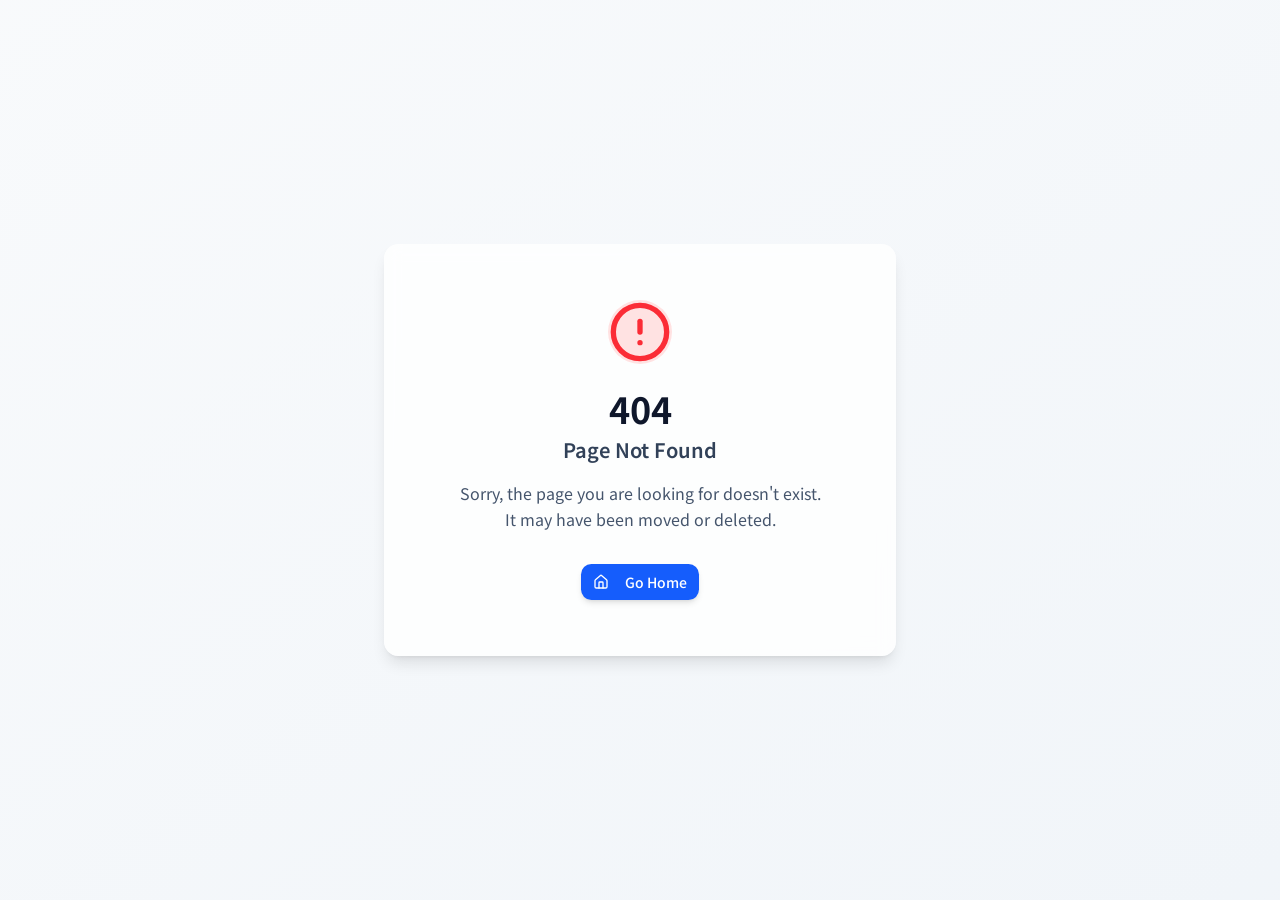
<file: index-standalone.html>
<!doctype html>
<html lang="ja">
  <head>
    <meta charset="UTF-8" />
    <meta
      name="viewport"
      content="width=device-width, initial-scale=1.0, maximum-scale=1" />
    <title>Write Step - Webライター講座申込LP</title>
    <link rel="preconnect" href="https://fonts.googleapis.com" />
    <link rel="preconnect" href="https://fonts.gstatic.com" crossorigin />
    <link href="https://fonts.googleapis.com/css2?family=Noto+Sans+JP:wght@400;500;600;700&display=swap" rel="stylesheet" />
    <script type="module" crossorigin src="./assets/index-Bb9Wbjip.js"></script>
    <link rel="stylesheet" crossorigin href="./assets/index-CZKIK7O9.css">
  </head>

  <body>
    <div id="root"></div>
  </body>

</html>
</file>
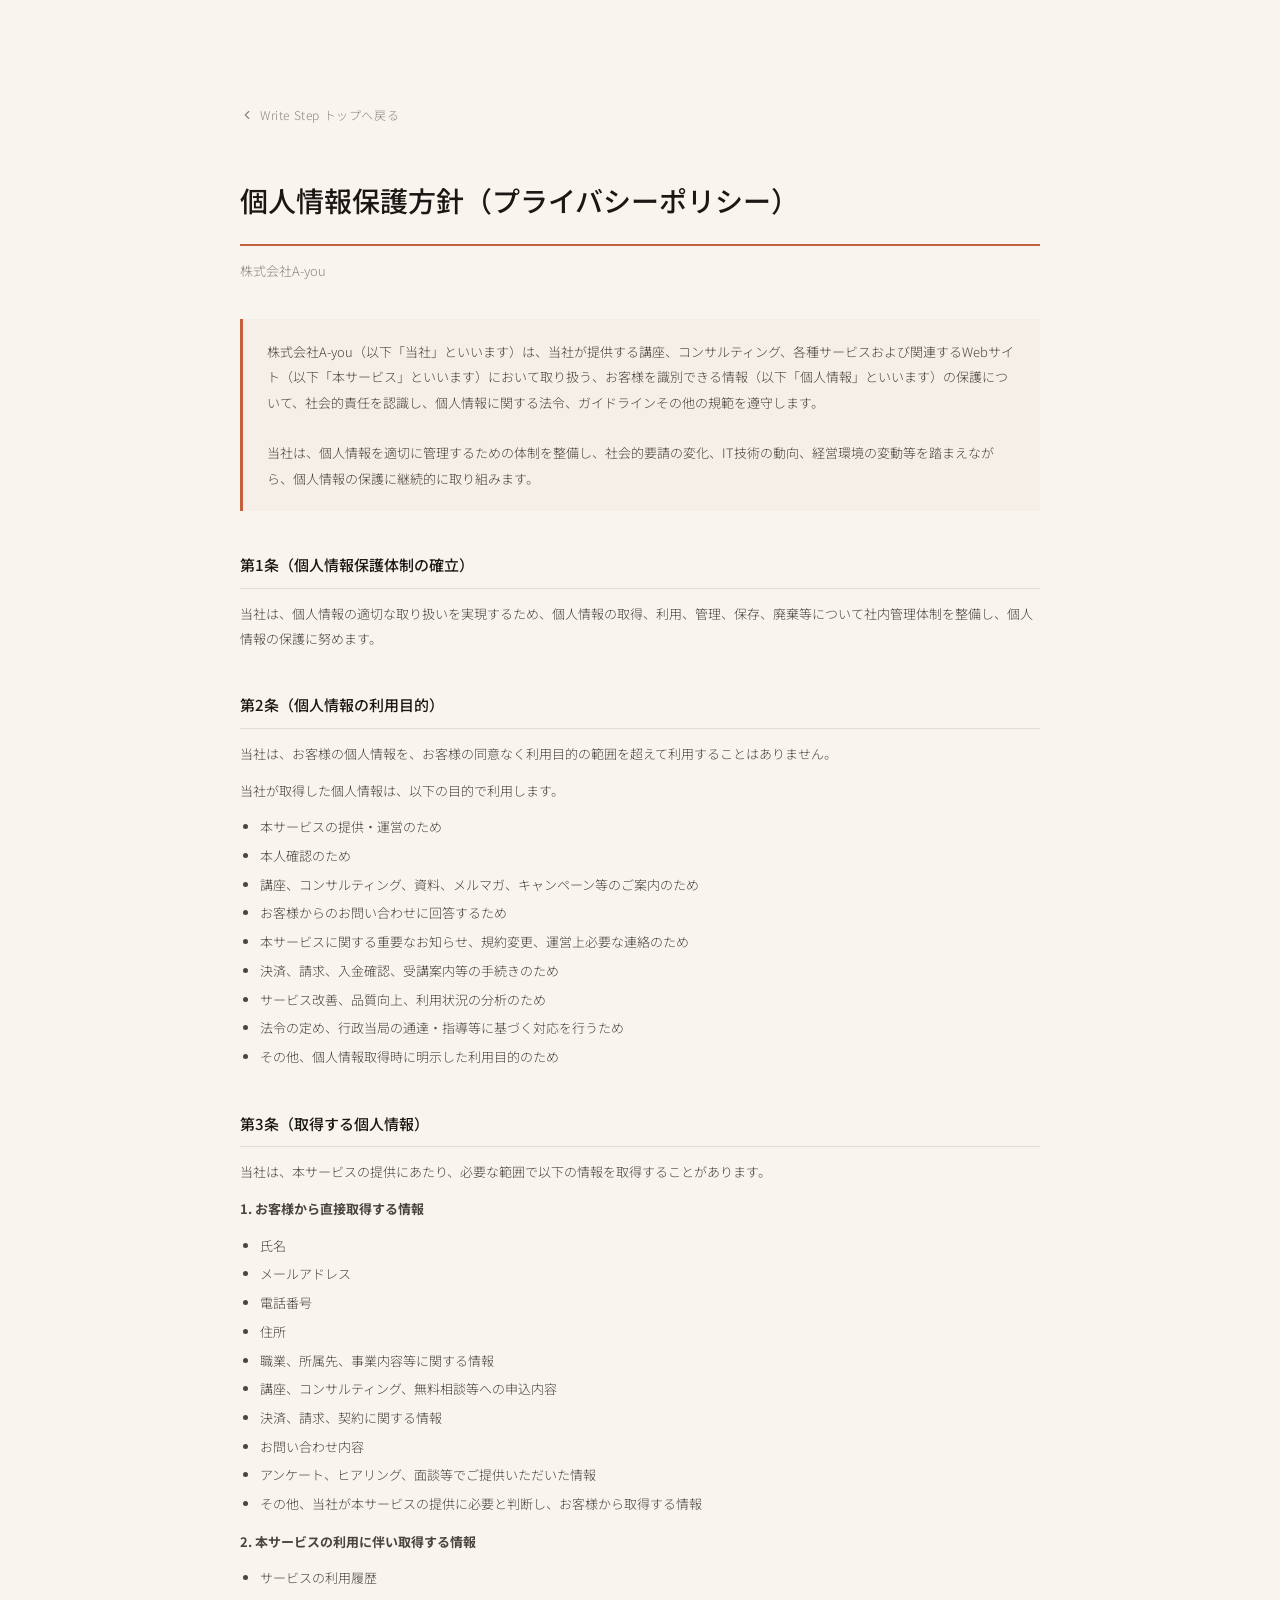
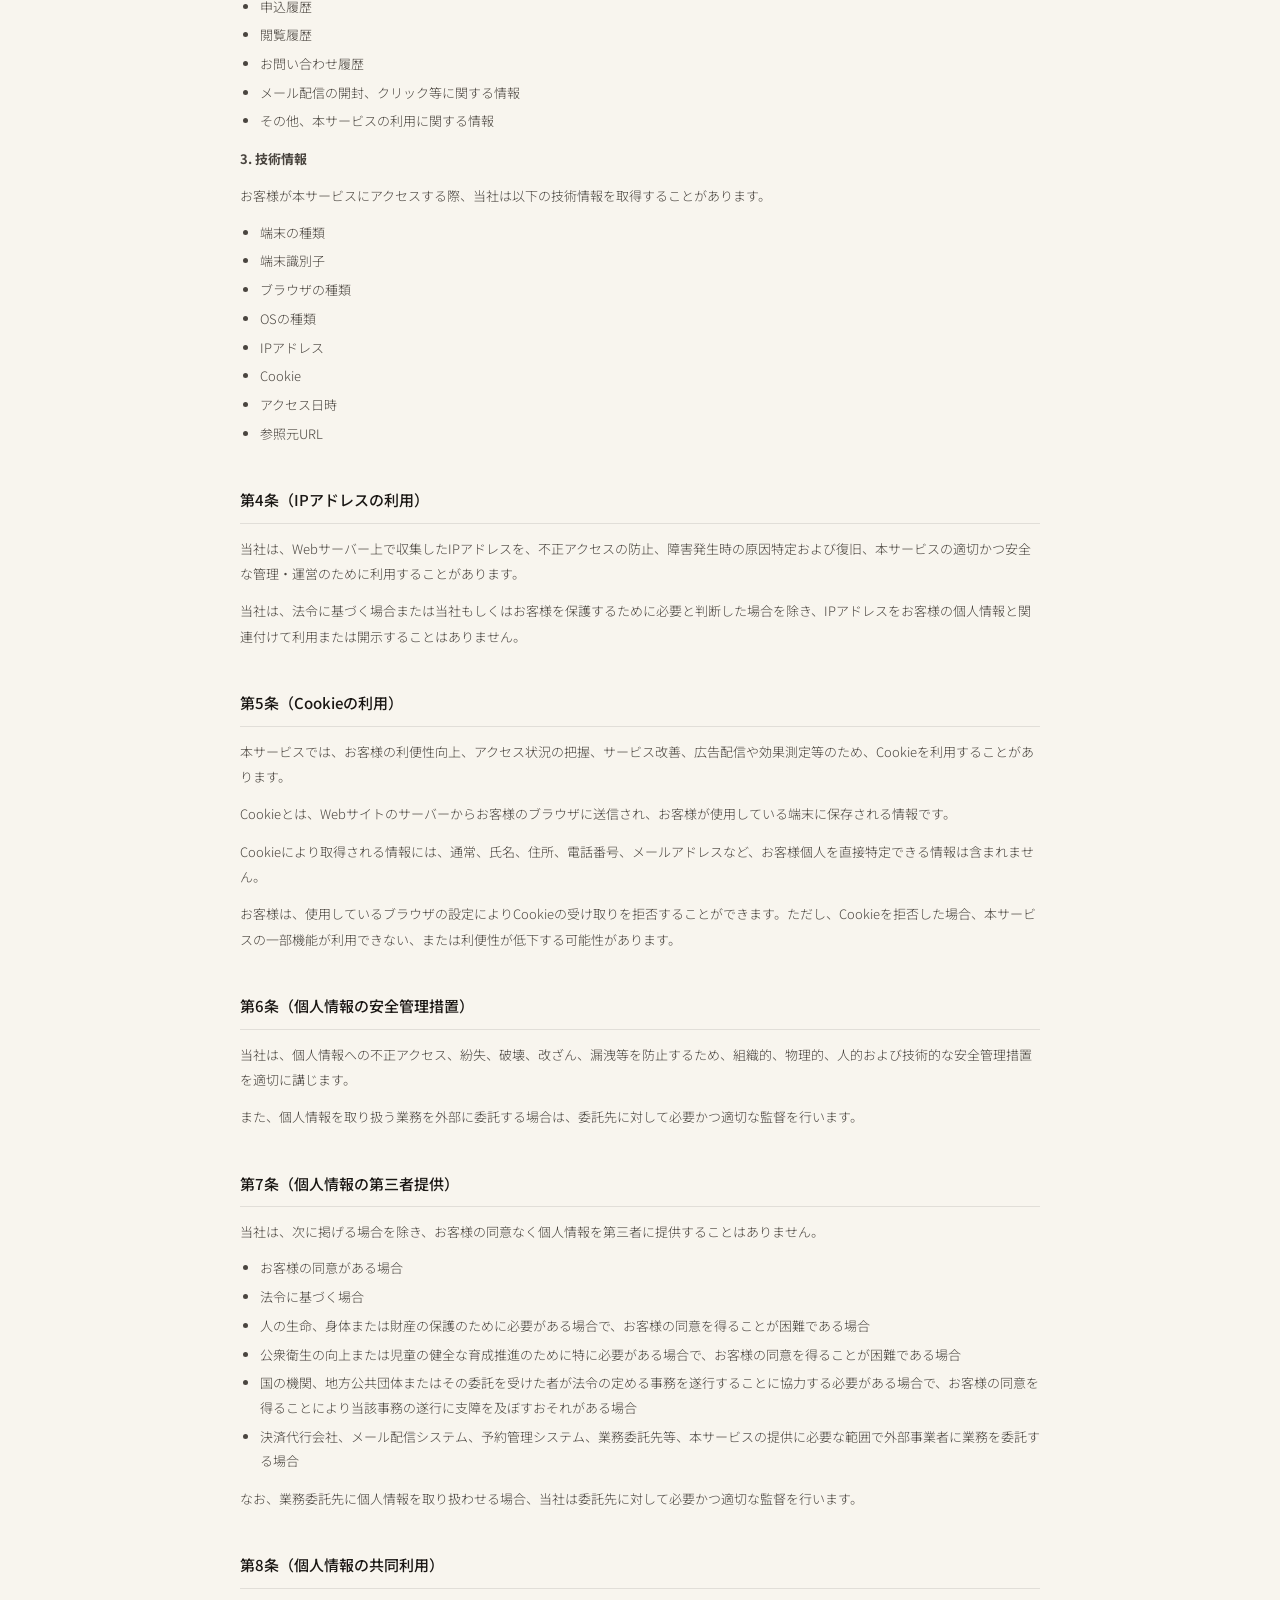
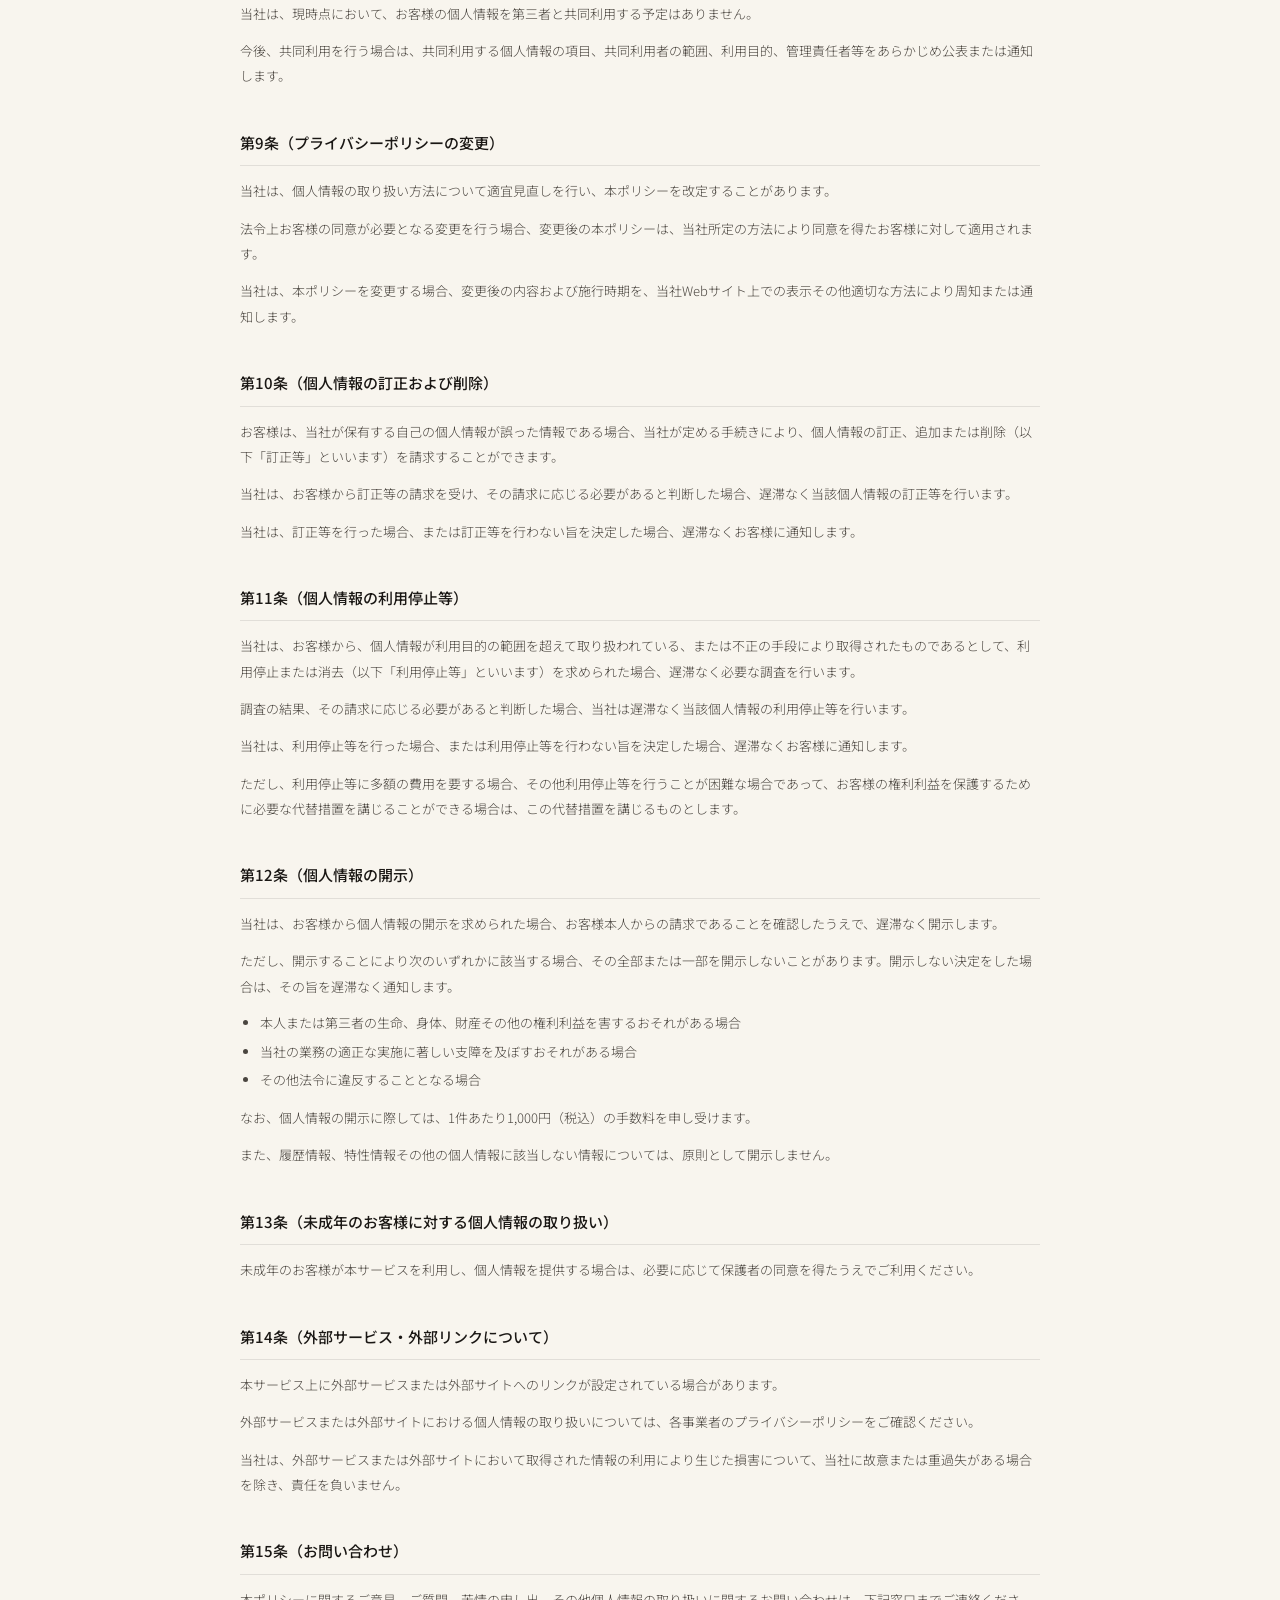
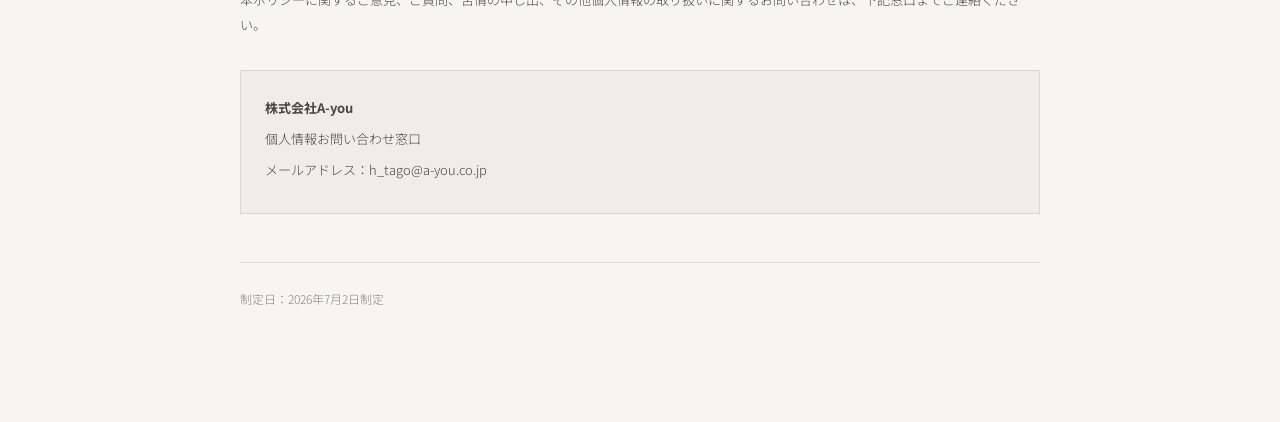
<file: privacy.html>
<!doctype html>
<html lang="ja">
<head>
  <meta charset="UTF-8" />
  <meta name="viewport" content="width=device-width, initial-scale=1.0" />
  <meta name="robots" content="noindex, nofollow" />
  <title>プライバシーポリシー｜Write Step</title>
  <link rel="preconnect" href="https://fonts.googleapis.com" />
  <link rel="preconnect" href="https://fonts.gstatic.com" crossorigin />
  <link href="https://fonts.googleapis.com/css2?family=Noto+Sans+JP:wght@300;400;500&display=swap" rel="stylesheet" />
  <style>
    *, *::before, *::after { box-sizing: border-box; margin: 0; padding: 0; }
    :root {
      --cream: #F8F5EE;
      --ink: #1A1714;
      --ink-light: #4A453F;
      --terra: #C4603C;
      --muted: #8A8480;
      --border: rgba(26,23,20,.10);
      --f: 'Noto Sans JP', sans-serif;
    }
    body {
      font-family: var(--f);
      background: var(--cream);
      color: var(--ink);
      line-height: 1.9;
      padding: clamp(60px,8vw,100px) clamp(20px,5vw,60px);
    }
    .container { max-width: 800px; margin: 0 auto; }
    .back {
      display: inline-flex;
      align-items: center;
      gap: 6px;
      font-size: 12px;
      font-weight: 300;
      color: var(--muted);
      text-decoration: none;
      letter-spacing: .05em;
      margin-bottom: 48px;
      transition: color .2s;
    }
    .back:hover { color: var(--terra); }
    .back svg { width: 14px; height: 14px; stroke: currentColor; fill: none; stroke-width: 2; stroke-linecap: round; stroke-linejoin: round; }
    h1 {
      font-size: clamp(20px,3vw,28px);
      font-weight: 500;
      border-bottom: 2px solid var(--terra);
      padding-bottom: 16px;
      margin-bottom: 12px;
    }
    .company-name {
      font-size: 13px;
      font-weight: 300;
      color: var(--muted);
      margin-bottom: 36px;
    }
    .intro {
      font-size: 13px;
      font-weight: 300;
      color: var(--ink-light);
      line-height: 1.95;
      margin-bottom: 36px;
      padding: 20px 24px;
      border-left: 3px solid var(--terra);
      background: rgba(196,96,60,.04);
    }
    h2 {
      font-size: 15px;
      font-weight: 500;
      color: var(--ink);
      margin: 40px 0 12px;
      padding-bottom: 8px;
      border-bottom: 1px solid var(--border);
    }
    p {
      font-size: 13px;
      font-weight: 300;
      color: var(--ink-light);
      line-height: 1.95;
      margin-bottom: 12px;
    }
    ul, ol {
      margin: 8px 0 12px 20px;
    }
    li {
      font-size: 13px;
      font-weight: 300;
      color: var(--ink-light);
      line-height: 1.9;
      margin-bottom: 4px;
    }
    .contact-box {
      margin-top: 32px;
      padding: 24px;
      background: rgba(26,23,20,.03);
      border: 1px solid var(--border);
    }
    .contact-box p { margin-bottom: 6px; }
    .enacted {
      margin-top: 48px;
      padding-top: 24px;
      border-top: 1px solid var(--border);
      font-size: 12px;
      font-weight: 300;
      color: var(--muted);
    }
  </style>
</head>
<body>
  <div class="container">
    <a href="index.html" class="back">
      <svg viewBox="0 0 24 24"><polyline points="15 18 9 12 15 6"/></svg>
      Write Step トップへ戻る
    </a>

    <h1>個人情報保護方針（プライバシーポリシー）</h1>
    <p class="company-name">株式会社A-you</p>

    <div class="intro">
      株式会社A-you（以下「当社」といいます）は、当社が提供する講座、コンサルティング、各種サービスおよび関連するWebサイト（以下「本サービス」といいます）において取り扱う、お客様を識別できる情報（以下「個人情報」といいます）の保護について、社会的責任を認識し、個人情報に関する法令、ガイドラインその他の規範を遵守します。<br><br>
      当社は、個人情報を適切に管理するための体制を整備し、社会的要請の変化、IT技術の動向、経営環境の変動等を踏まえながら、個人情報の保護に継続的に取り組みます。
    </div>

    <h2>第1条（個人情報保護体制の確立）</h2>
    <p>当社は、個人情報の適切な取り扱いを実現するため、個人情報の取得、利用、管理、保存、廃棄等について社内管理体制を整備し、個人情報の保護に努めます。</p>

    <h2>第2条（個人情報の利用目的）</h2>
    <p>当社は、お客様の個人情報を、お客様の同意なく利用目的の範囲を超えて利用することはありません。</p>
    <p>当社が取得した個人情報は、以下の目的で利用します。</p>
    <ul>
      <li>本サービスの提供・運営のため</li>
      <li>本人確認のため</li>
      <li>講座、コンサルティング、資料、メルマガ、キャンペーン等のご案内のため</li>
      <li>お客様からのお問い合わせに回答するため</li>
      <li>本サービスに関する重要なお知らせ、規約変更、運営上必要な連絡のため</li>
      <li>決済、請求、入金確認、受講案内等の手続きのため</li>
      <li>サービス改善、品質向上、利用状況の分析のため</li>
      <li>法令の定め、行政当局の通達・指導等に基づく対応を行うため</li>
      <li>その他、個人情報取得時に明示した利用目的のため</li>
    </ul>

    <h2>第3条（取得する個人情報）</h2>
    <p>当社は、本サービスの提供にあたり、必要な範囲で以下の情報を取得することがあります。</p>
    <p><strong>1. お客様から直接取得する情報</strong></p>
    <ul>
      <li>氏名</li>
      <li>メールアドレス</li>
      <li>電話番号</li>
      <li>住所</li>
      <li>職業、所属先、事業内容等に関する情報</li>
      <li>講座、コンサルティング、無料相談等への申込内容</li>
      <li>決済、請求、契約に関する情報</li>
      <li>お問い合わせ内容</li>
      <li>アンケート、ヒアリング、面談等でご提供いただいた情報</li>
      <li>その他、当社が本サービスの提供に必要と判断し、お客様から取得する情報</li>
    </ul>
    <p><strong>2. 本サービスの利用に伴い取得する情報</strong></p>
    <ul>
      <li>サービスの利用履歴</li>
      <li>申込履歴</li>
      <li>閲覧履歴</li>
      <li>お問い合わせ履歴</li>
      <li>メール配信の開封、クリック等に関する情報</li>
      <li>その他、本サービスの利用に関する情報</li>
    </ul>
    <p><strong>3. 技術情報</strong></p>
    <p>お客様が本サービスにアクセスする際、当社は以下の技術情報を取得することがあります。</p>
    <ul>
      <li>端末の種類</li>
      <li>端末識別子</li>
      <li>ブラウザの種類</li>
      <li>OSの種類</li>
      <li>IPアドレス</li>
      <li>Cookie</li>
      <li>アクセス日時</li>
      <li>参照元URL</li>
    </ul>

    <h2>第4条（IPアドレスの利用）</h2>
    <p>当社は、Webサーバー上で収集したIPアドレスを、不正アクセスの防止、障害発生時の原因特定および復旧、本サービスの適切かつ安全な管理・運営のために利用することがあります。</p>
    <p>当社は、法令に基づく場合または当社もしくはお客様を保護するために必要と判断した場合を除き、IPアドレスをお客様の個人情報と関連付けて利用または開示することはありません。</p>

    <h2>第5条（Cookieの利用）</h2>
    <p>本サービスでは、お客様の利便性向上、アクセス状況の把握、サービス改善、広告配信や効果測定等のため、Cookieを利用することがあります。</p>
    <p>Cookieとは、Webサイトのサーバーからお客様のブラウザに送信され、お客様が使用している端末に保存される情報です。</p>
    <p>Cookieにより取得される情報には、通常、氏名、住所、電話番号、メールアドレスなど、お客様個人を直接特定できる情報は含まれません。</p>
    <p>お客様は、使用しているブラウザの設定によりCookieの受け取りを拒否することができます。ただし、Cookieを拒否した場合、本サービスの一部機能が利用できない、または利便性が低下する可能性があります。</p>

    <h2>第6条（個人情報の安全管理措置）</h2>
    <p>当社は、個人情報への不正アクセス、紛失、破壊、改ざん、漏洩等を防止するため、組織的、物理的、人的および技術的な安全管理措置を適切に講じます。</p>
    <p>また、個人情報を取り扱う業務を外部に委託する場合は、委託先に対して必要かつ適切な監督を行います。</p>

    <h2>第7条（個人情報の第三者提供）</h2>
    <p>当社は、次に掲げる場合を除き、お客様の同意なく個人情報を第三者に提供することはありません。</p>
    <ul>
      <li>お客様の同意がある場合</li>
      <li>法令に基づく場合</li>
      <li>人の生命、身体または財産の保護のために必要がある場合で、お客様の同意を得ることが困難である場合</li>
      <li>公衆衛生の向上または児童の健全な育成推進のために特に必要がある場合で、お客様の同意を得ることが困難である場合</li>
      <li>国の機関、地方公共団体またはその委託を受けた者が法令の定める事務を遂行することに協力する必要がある場合で、お客様の同意を得ることにより当該事務の遂行に支障を及ぼすおそれがある場合</li>
      <li>決済代行会社、メール配信システム、予約管理システム、業務委託先等、本サービスの提供に必要な範囲で外部事業者に業務を委託する場合</li>
    </ul>
    <p>なお、業務委託先に個人情報を取り扱わせる場合、当社は委託先に対して必要かつ適切な監督を行います。</p>

    <h2>第8条（個人情報の共同利用）</h2>
    <p>当社は、現時点において、お客様の個人情報を第三者と共同利用する予定はありません。</p>
    <p>今後、共同利用を行う場合は、共同利用する個人情報の項目、共同利用者の範囲、利用目的、管理責任者等をあらかじめ公表または通知します。</p>

    <h2>第9条（プライバシーポリシーの変更）</h2>
    <p>当社は、個人情報の取り扱い方法について適宜見直しを行い、本ポリシーを改定することがあります。</p>
    <p>法令上お客様の同意が必要となる変更を行う場合、変更後の本ポリシーは、当社所定の方法により同意を得たお客様に対して適用されます。</p>
    <p>当社は、本ポリシーを変更する場合、変更後の内容および施行時期を、当社Webサイト上での表示その他適切な方法により周知または通知します。</p>

    <h2>第10条（個人情報の訂正および削除）</h2>
    <p>お客様は、当社が保有する自己の個人情報が誤った情報である場合、当社が定める手続きにより、個人情報の訂正、追加または削除（以下「訂正等」といいます）を請求することができます。</p>
    <p>当社は、お客様から訂正等の請求を受け、その請求に応じる必要があると判断した場合、遅滞なく当該個人情報の訂正等を行います。</p>
    <p>当社は、訂正等を行った場合、または訂正等を行わない旨を決定した場合、遅滞なくお客様に通知します。</p>

    <h2>第11条（個人情報の利用停止等）</h2>
    <p>当社は、お客様から、個人情報が利用目的の範囲を超えて取り扱われている、または不正の手段により取得されたものであるとして、利用停止または消去（以下「利用停止等」といいます）を求められた場合、遅滞なく必要な調査を行います。</p>
    <p>調査の結果、その請求に応じる必要があると判断した場合、当社は遅滞なく当該個人情報の利用停止等を行います。</p>
    <p>当社は、利用停止等を行った場合、または利用停止等を行わない旨を決定した場合、遅滞なくお客様に通知します。</p>
    <p>ただし、利用停止等に多額の費用を要する場合、その他利用停止等を行うことが困難な場合であって、お客様の権利利益を保護するために必要な代替措置を講じることができる場合は、この代替措置を講じるものとします。</p>

    <h2>第12条（個人情報の開示）</h2>
    <p>当社は、お客様から個人情報の開示を求められた場合、お客様本人からの請求であることを確認したうえで、遅滞なく開示します。</p>
    <p>ただし、開示することにより次のいずれかに該当する場合、その全部または一部を開示しないことがあります。開示しない決定をした場合は、その旨を遅滞なく通知します。</p>
    <ul>
      <li>本人または第三者の生命、身体、財産その他の権利利益を害するおそれがある場合</li>
      <li>当社の業務の適正な実施に著しい支障を及ぼすおそれがある場合</li>
      <li>その他法令に違反することとなる場合</li>
    </ul>
    <p>なお、個人情報の開示に際しては、1件あたり1,000円（税込）の手数料を申し受けます。</p>
    <p>また、履歴情報、特性情報その他の個人情報に該当しない情報については、原則として開示しません。</p>

    <h2>第13条（未成年のお客様に対する個人情報の取り扱い）</h2>
    <p>未成年のお客様が本サービスを利用し、個人情報を提供する場合は、必要に応じて保護者の同意を得たうえでご利用ください。</p>

    <h2>第14条（外部サービス・外部リンクについて）</h2>
    <p>本サービス上に外部サービスまたは外部サイトへのリンクが設定されている場合があります。</p>
    <p>外部サービスまたは外部サイトにおける個人情報の取り扱いについては、各事業者のプライバシーポリシーをご確認ください。</p>
    <p>当社は、外部サービスまたは外部サイトにおいて取得された情報の利用により生じた損害について、当社に故意または重過失がある場合を除き、責任を負いません。</p>

    <h2>第15条（お問い合わせ）</h2>
    <p>本ポリシーに関するご意見、ご質問、苦情の申し出、その他個人情報の取り扱いに関するお問い合わせは、下記窓口までご連絡ください。</p>
    <div class="contact-box">
      <p><strong>株式会社A-you</strong></p>
      <p>個人情報お問い合わせ窓口</p>
      <p>メールアドレス：h_tago@a-you.co.jp</p>
    </div>

    <p class="enacted">制定日：2026年7月2日制定</p>
  </div>
</body>
</html>
</file>
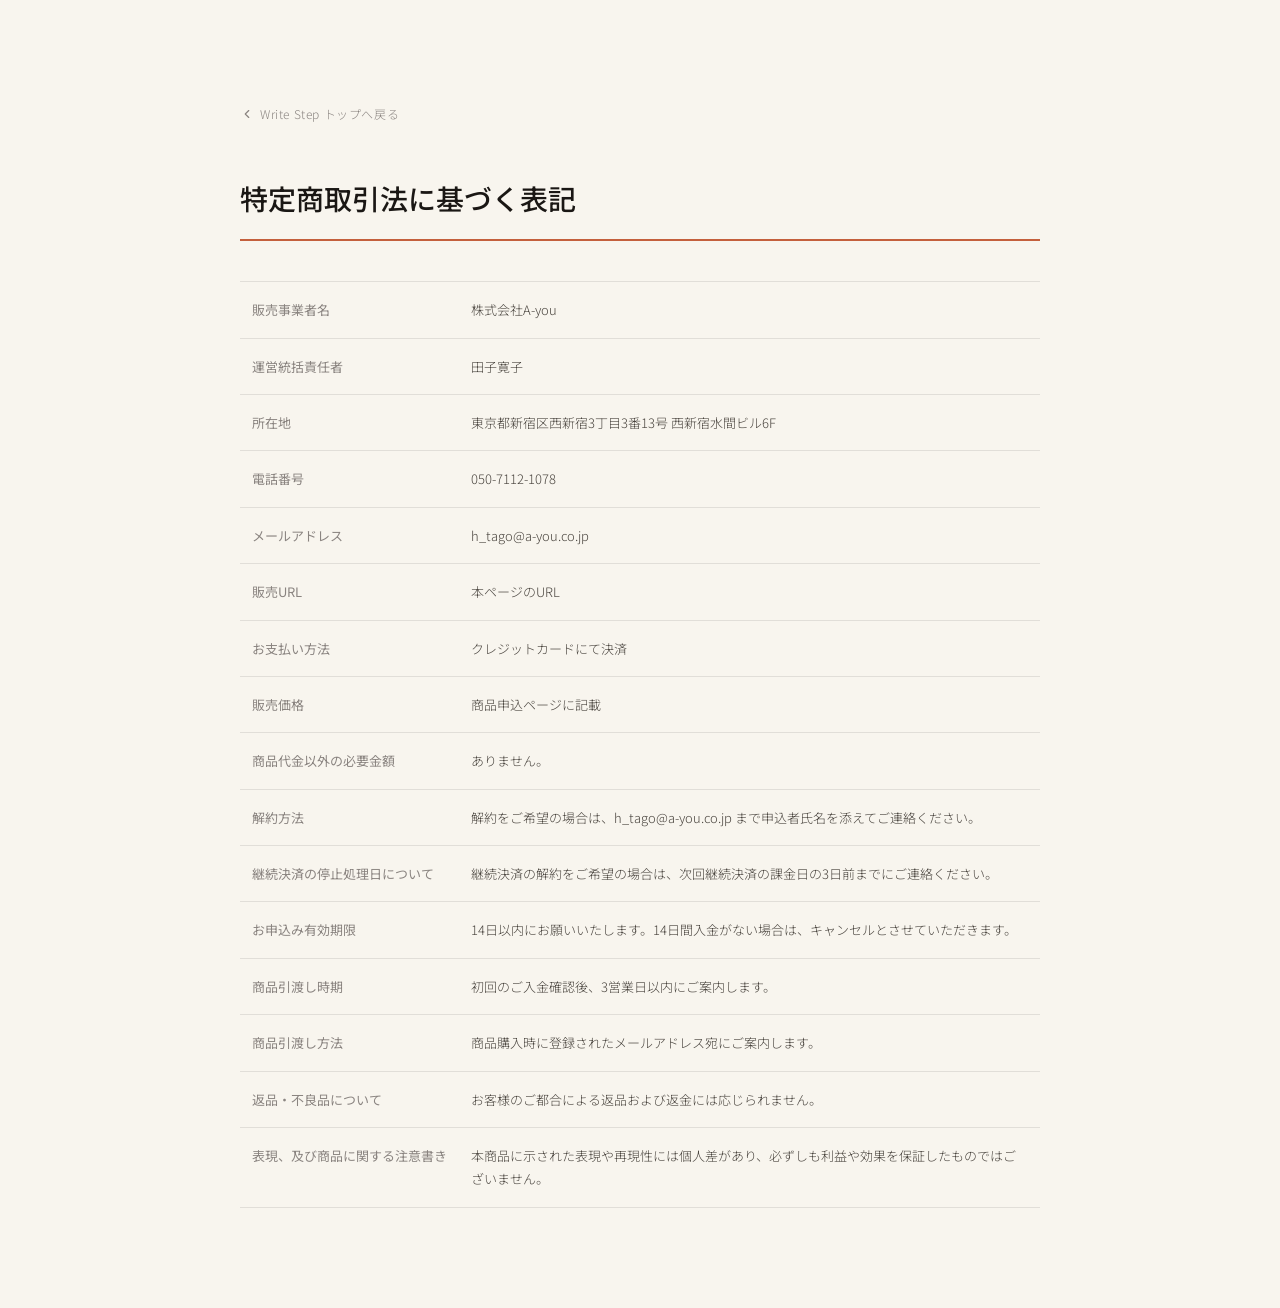
<file: tokusho.html>
<!doctype html>
<html lang="ja">
<head>
  <meta charset="UTF-8" />
  <meta name="viewport" content="width=device-width, initial-scale=1.0" />
  <meta name="robots" content="noindex, nofollow" />
  <title>特定商取引法に基づく表記｜Write Step</title>
  <link rel="preconnect" href="https://fonts.googleapis.com" />
  <link rel="preconnect" href="https://fonts.gstatic.com" crossorigin />
  <link href="https://fonts.googleapis.com/css2?family=Noto+Sans+JP:wght@300;400;500&display=swap" rel="stylesheet" />
  <style>
    *, *::before, *::after { box-sizing: border-box; margin: 0; padding: 0; }
    :root {
      --cream: #F8F5EE;
      --ink: #1A1714;
      --ink-light: #4A453F;
      --terra: #C4603C;
      --muted: #8A8480;
      --border: rgba(26,23,20,.10);
      --f: 'Noto Sans JP', sans-serif;
    }
    body {
      font-family: var(--f);
      background: var(--cream);
      color: var(--ink);
      line-height: 1.8;
      padding: clamp(60px,8vw,100px) clamp(20px,5vw,60px);
    }
    .container { max-width: 800px; margin: 0 auto; }
    .back {
      display: inline-flex;
      align-items: center;
      gap: 6px;
      font-size: 12px;
      font-weight: 300;
      color: var(--muted);
      text-decoration: none;
      letter-spacing: .05em;
      margin-bottom: 48px;
      transition: color .2s;
    }
    .back:hover { color: var(--terra); }
    .back svg { width: 14px; height: 14px; stroke: currentColor; fill: none; stroke-width: 2; stroke-linecap: round; stroke-linejoin: round; }
    h1 {
      font-family: var(--f);
      font-size: clamp(20px,3vw,28px);
      font-weight: 500;
      color: var(--ink);
      border-bottom: 2px solid var(--terra);
      padding-bottom: 16px;
      margin-bottom: 40px;
    }
    table {
      width: 100%;
      border-collapse: collapse;
    }
    tr { border-bottom: 1px solid var(--border); }
    tr:first-child { border-top: 1px solid var(--border); }
    th, td {
      padding: 16px 12px;
      font-size: 13px;
      font-weight: 300;
      vertical-align: top;
      text-align: left;
      line-height: 1.8;
    }
    th {
      width: 200px;
      font-weight: 400;
      color: var(--muted);
      white-space: nowrap;
    }
    td { color: var(--ink-light); }
    @media (max-width: 560px) {
      th { display: block; width: 100%; padding-bottom: 4px; border-bottom: none; }
      td { display: block; padding-top: 0; }
    }
  </style>
</head>
<body>
  <div class="container">
    <a href="index.html" class="back">
      <svg viewBox="0 0 24 24"><polyline points="15 18 9 12 15 6"/></svg>
      Write Step トップへ戻る
    </a>
    <h1>特定商取引法に基づく表記</h1>
    <table>
      <tr>
        <th>販売事業者名</th>
        <td>株式会社A-you</td>
      </tr>
      <tr>
        <th>運営統括責任者</th>
        <td>田子寛子</td>
      </tr>
      <tr>
        <th>所在地</th>
        <td>東京都新宿区西新宿3丁目3番13号 西新宿水間ビル6F</td>
      </tr>
      <tr>
        <th>電話番号</th>
        <td>050-7112-1078</td>
      </tr>
      <tr>
        <th>メールアドレス</th>
        <td>h_tago@a-you.co.jp</td>
      </tr>
      <tr>
        <th>販売URL</th>
        <td>本ページのURL</td>
      </tr>
      <tr>
        <th>お支払い方法</th>
        <td>クレジットカードにて決済</td>
      </tr>
      <tr>
        <th>販売価格</th>
        <td>商品申込ページに記載</td>
      </tr>
      <tr>
        <th>商品代金以外の必要金額</th>
        <td>ありません。</td>
      </tr>
      <tr>
        <th>解約方法</th>
        <td>解約をご希望の場合は、h_tago@a-you.co.jp まで申込者氏名を添えてご連絡ください。</td>
      </tr>
      <tr>
        <th>継続決済の停止処理日について</th>
        <td>継続決済の解約をご希望の場合は、次回継続決済の課金日の3日前までにご連絡ください。</td>
      </tr>
      <tr>
        <th>お申込み有効期限</th>
        <td>14日以内にお願いいたします。14日間入金がない場合は、キャンセルとさせていただきます。</td>
      </tr>
      <tr>
        <th>商品引渡し時期</th>
        <td>初回のご入金確認後、3営業日以内にご案内します。</td>
      </tr>
      <tr>
        <th>商品引渡し方法</th>
        <td>商品購入時に登録されたメールアドレス宛にご案内します。</td>
      </tr>
      <tr>
        <th>返品・不良品について</th>
        <td>お客様のご都合による返品および返金には応じられません。</td>
      </tr>
      <tr>
        <th>表現、及び商品に関する注意書き</th>
        <td>本商品に示された表現や再現性には個人差があり、必ずしも利益や効果を保証したものではございません。</td>
      </tr>
    </table>
  </div>
</body>
</html>
</file>
